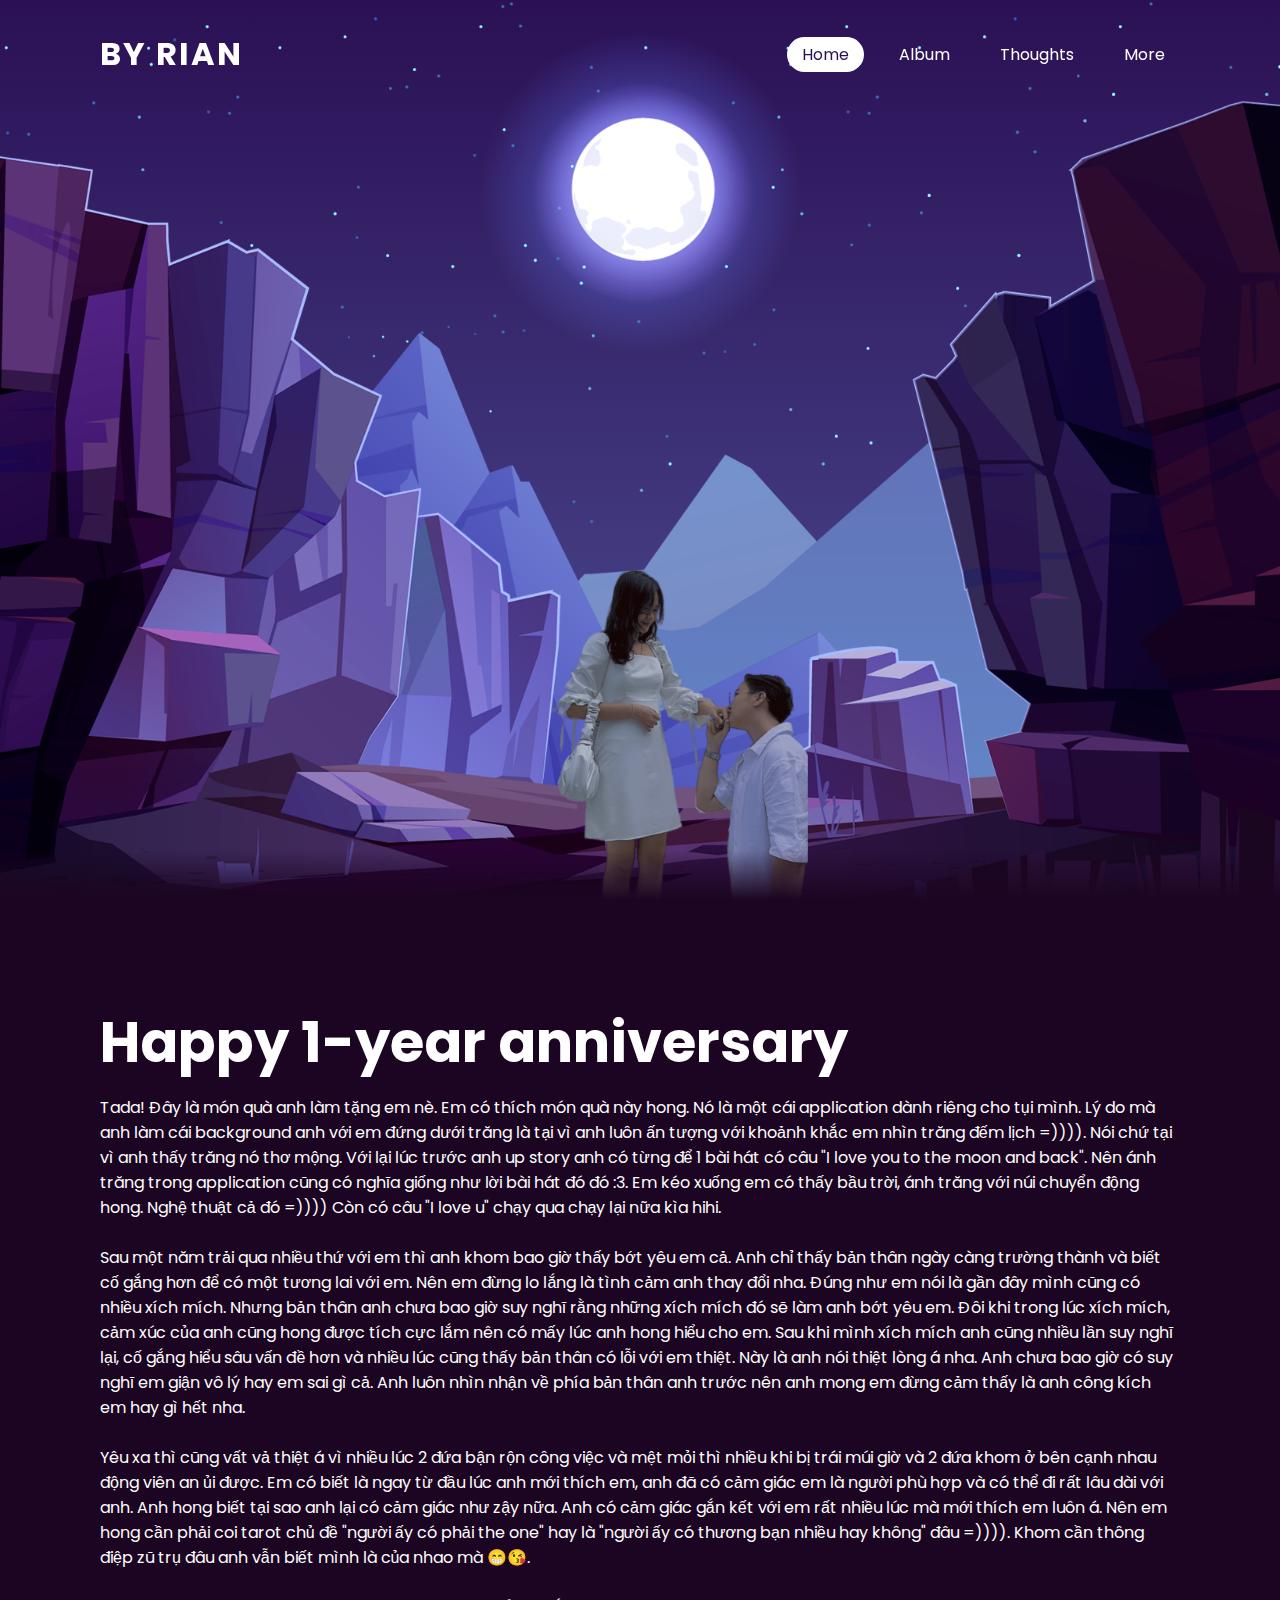
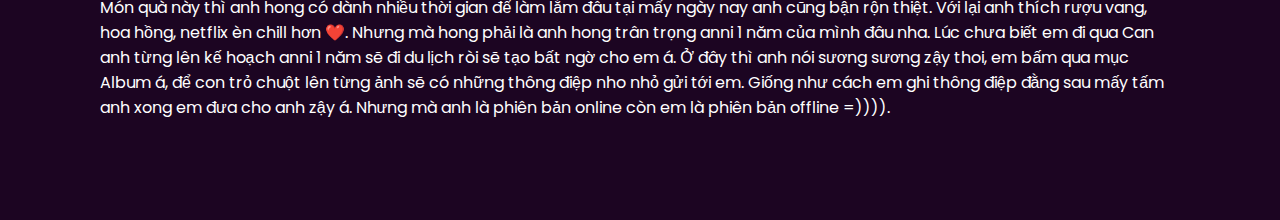
<file: index.html>
<!DOCTYPE html>
<html lang="en">
  <head>
    <meta charset="UTF-8" />
    <meta http-equiv="X-UA-Compatible" content="IE=edge" />
    <meta name="viewport" content="width=device-width, initial-scale=0.5" />
    <title>My Love | For BK</title>
    <link rel="stylesheet" type="text/css" href="style.css" />
  </head>
  <body>
    <header>
      <a href="#" class="logo">By Rian</a>
      <ul>
        <li><a href="index.html" class="active">Home</a></li>
        <li><a href="album.html">Album</a></li>
        <li><a href="message.html">Thoughts</a></li>
        <li><a href="more.html">More</a></li>
      </ul>
    </header>
    <section>
      <img src="img/stars.png" id="stars" />
      <img src="img/moon.png" id="moon" />
      <img src="img/mountains_behind.png" id="mountains_behind" />
      <h2 id="text">I love u ❤️</h2>
      <img src="img/mountains_front_2.png" id="mountains_front" />
    </section>
    <div class="sec">
      <h2>Happy 1-year anniversary</h2>
      <p>
        Tada! Đây là món quà anh làm tặng em nè. Em có thích món quà này hong.
        Nó là một cái application dành riêng cho tụi mình. Lý do mà anh làm cái
        background anh với em đứng dưới trăng là tại vì anh luôn ấn tượng với
        khoảnh khắc em nhìn trăng đếm lịch =)))). Nói chứ tại vì anh thấy trăng
        nó thơ mộng. Với lại lúc trước anh up story anh có từng để 1 bài hát có
        câu "I love you to the moon and back". Nên ánh trăng trong application
        cũng có nghĩa giống như lời bài hát đó đó :3. Em kéo xuống em có thấy
        bầu trời, ánh trăng với núi chuyển động hong. Nghệ thuật cả đó =)))) Còn
        có câu "I love u" chạy qua chạy lại nữa kìa hihi.
        <br /><br />Sau một năm trải qua nhiều thứ với em thì anh khom bao giờ
        thấy bớt yêu em cả. Anh chỉ thấy bản thân ngày càng trường thành và biết
        cố gắng hơn để có một tương lai với em. Nên em đừng lo lắng là tình cảm
        anh thay đổi nha. Đúng như em nói là gần đây mình cũng có nhiều xích
        mích. Nhưng bản thân anh chưa bao giờ suy nghĩ rằng những xích mích đó
        sẽ làm anh bớt yêu em. Đôi khi trong lúc xích mích, cảm xúc của anh cũng
        hong được tích cực lắm nên có mấy lúc anh hong hiểu cho em. Sau khi mình
        xích mích anh cũng nhiều lần suy nghĩ lại, cố gắng hiểu sâu vấn đề hơn
        và nhiều lúc cũng thấy bản thân có lỗi với em thiệt. Này là anh nói
        thiệt lòng á nha. Anh chưa bao giờ có suy nghĩ em giận vô lý hay em sai
        gì cả. Anh luôn nhìn nhận về phía bản thân anh trước nên anh mong em
        đừng cảm thấy là anh công kích em hay gì hết nha.<br /><br />Yêu xa thì
        cũng vất vả thiệt á vì nhiều lúc 2 đứa bận rộn công việc và mệt mỏi thì
        nhiều khi bị trái múi giờ và 2 đứa khom ở bên cạnh nhau động viên an ủi
        được. Em có biết là ngay từ đầu lúc anh mới thích em, anh đã có cảm giác
        em là người phù hợp và có thể đi rất lâu dài với anh. Anh hong biết tại
        sao anh lại có cảm giác như zậy nữa. Anh có cảm giác gắn kết với em rất
        nhiều lúc mà mới thích em luôn á. Nên em hong cần phải coi tarot chủ đề
        "người ấy có phải the one" hay là "người ấy có thương bạn nhiều hay
        không" đâu =)))). Khom cần thông điệp zũ trụ đâu anh vẫn biết mình là
        của nhao mà 😁😘.<br /><br />Món quà này thì anh hong có dành nhiều thời
        gian để làm lắm đâu tại mấy ngày nay anh cũng bận rộn thiệt. Với lại anh
        thích rượu vang, hoa hồng, netflix èn chill hơn ❤️. Nhưng mà hong phải
        là anh hong trân trọng anni 1 năm của mình đâu nha. Lúc chưa biết em đi
        qua Can anh từng lên kế hoạch anni 1 năm sẽ đi du lịch ròi sẽ tạo bất
        ngờ cho em á. Ở đây thì anh nói sương sương zậy thoi, em bấm qua mục
        Album á, để con trỏ chuột lên từng ảnh sẽ có những thông điệp nho nhỏ
        gửi tới em. Giống như cách em ghi thông điệp đằng sau mấy tấm anh xong
        em đưa cho anh zậy á. Nhưng mà anh là phiên bản online còn em là phiên
        bản offline =)))).
      </p>
    </div>

    <script>
      let stars = document.getElementById('stars');
      let moon = document.getElementById('moon');
      let mountains_behind = document.getElementById('mountains_behind');
      let mountains_front = document.getElementById('mountains_front');
      let text = document.getElementById('text');
      let header = document.querySelector('header');

      window.addEventListener('scroll', function () {
        let value = window.scrollY;
        stars.style.left = value * 0.25 + 'px';
        moon.style.top = value * 1.05 + 'px';
        mountains_behind.style.top = value * 0.5 + 'px';
        mountains_front.style.top = value * 0 + 'px';
        text.style.marginRight = value * 3 + 'px';
        text.style.marginTop = value * 1.5 + 'px';
        header.style.top = value * 0.5 + 'px';
      });
    </script>
  </body>
</html>
</file>
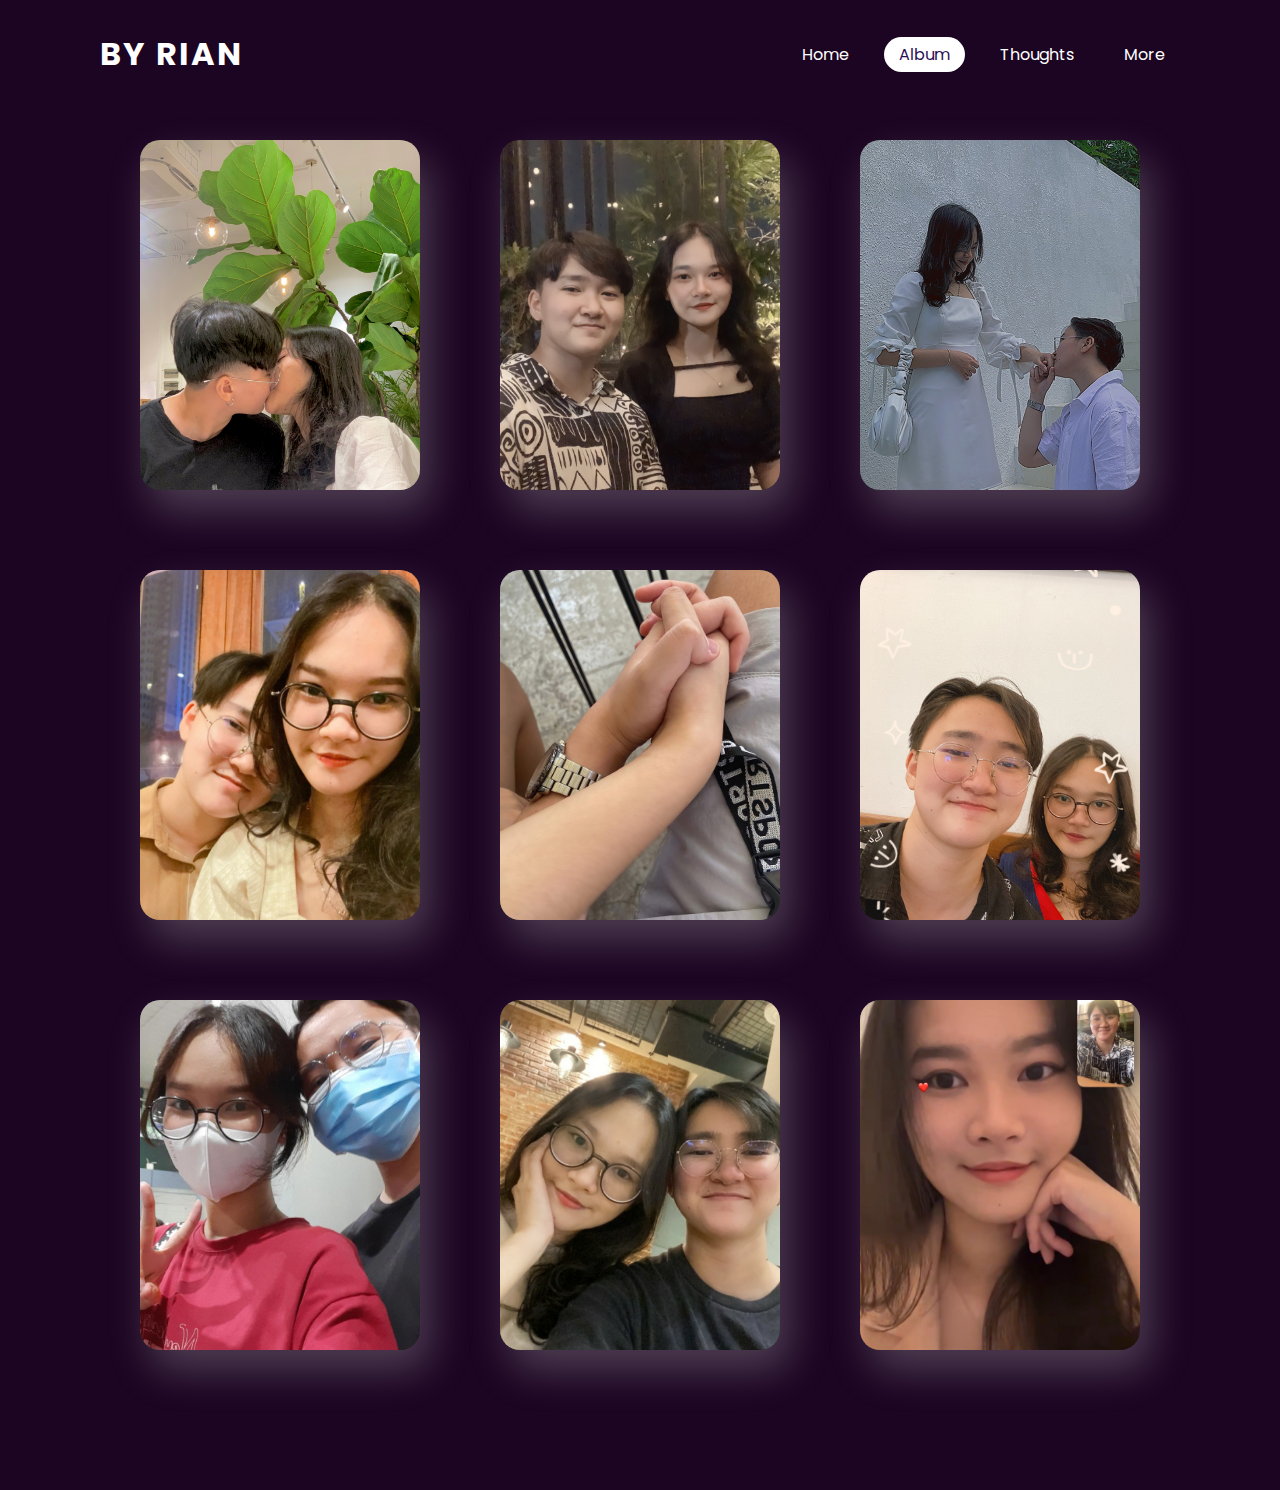
<file: album.html>
<!DOCTYPE html>
<html lang="en">
  <head>
    <meta charset="UTF-8" />
    <meta http-equiv="X-UA-Compatible" content="IE=edge" />
    <meta name="viewport" content="width=device-width, initial-scale=0.5" />
    <link
      rel="stylesheet"
      href="https://stackpath.bootstrapcdn.com/font-awesome/4.7.0/css/font-awesome.min.css"
      crossorigin="anonymous"
    />

    <link rel="stylesheet" type="text/css" href="style.css" />
    <title>My Love | Album</title>
  </head>
  <body>
    <header>
      <a href="#" class="logo">By Rian</a>
      <ul>
        <li><a href="index.html">Home</a></li>
        <li><a href="album.html" class="active">Album</a></li>
        <li><a href="message.html">Thoughts</a></li>
        <li><a href="more.html">More</a></li>
      </ul>
    </header>
    <div class="sec">
      <!--Open card container column-->
      <div class="card-container-column">
        <!--Open card container-->
        <div class="card-container">
          <!--1st card-->
          <div class="card">
            <div class="imgBox">
              <img src="img/iu3.jpg" alt="kissing" />
            </div>
            <div class="details">
              <div class="content">
                <h3>Mặn Nồng</h3>
                <p>
                  Anh chúc cho tụi mình qua nhiều anni nữa mình sẽ vẫn mặn nồng
                  với nhau giống như những ngày đầu tiên, mà mặn nồng hơn thì
                  càng tút.
                </p>
              </div>
            </div>
          </div>
          <!--2nd card-->
          <div class="card">
            <div class="imgBox">
              <img src="img/iu2.jpg" alt="kissing" />
            </div>
            <div class="details">
              <div class="content">
                <h3>Khao khát</h3>
                <p>
                  Anh chúc cho tụi mình dù trải qua nhiều thăng trầm hay cho dù
                  lâu lắm em mới về được thì mình vẫn luôn khao khát gặp mặt
                  nhau, vẫn luôn cảm thấy tim đập thình thịch khi nghĩ tới nhau.
                </p>
              </div>
            </div>
          </div>
          <!--3rd card-->
          <div class="card">
            <div class="imgBox">
              <img src="img/iu4.jpg" alt="kissing" />
            </div>
            <div class="details">
              <div class="content">
                <h3>Lãng Mạn</h3>
                <p>
                  Anh chúc cho tụi mình sẽ lãng mạn với nhau tới răng long đầu
                  silver luôn =)))) Cho dù mình 80 hay 90 tủi mình sẽ vẫn rải
                  cơm tró cho tất cả mọi người 😍
                </p>
              </div>
            </div>
          </div>
        </div>
        <!--Closing card container-->

        <!--Open card container-->
        <div class="card-container">
          <!--1st card-->
          <div class="card">
            <div class="imgBox">
              <img src="img/iu5.jpg" alt="kissing" />
            </div>
            <div class="details">
              <div class="content">
                <h3>Gắn Kết</h3>
                <p>
                  Anh chúc cho tụi mình ngày càng hiểu về tâm tư suy nghĩ của
                  nhau nhiều hơn để ngày càng ít xích mích lại mà thêm gắn kết
                  bền lâu 💕
                </p>
              </div>
            </div>
          </div>
          <!--2nd card-->
          <div class="card">
            <div class="imgBox">
              <img src="img/iu6.jpg" alt="kissing" />
            </div>
            <div class="details">
              <div class="content">
                <h3>Thông Cảm</h3>
                <p>
                  Anh chúc cho tụi mình dù công việc hằng ngày mệt mỏi đến đâu,
                  tiền bạc, gia đình hay những thứ khác làm mình nặng nề; mình
                  cũng sẽ luôn ghi nhớ rằng nửa kia của mình sẽ luôn thông cảm
                  cho mình; nên mình không được giấu nhau điều gì cả.
                </p>
              </div>
            </div>
          </div>
          <!--3rd card-->
          <div class="card">
            <div class="imgBox">
              <img src="img/iu7.jpg" alt="kissing" />
            </div>
            <div class="details">
              <div class="content">
                <h3>Dui Dẻ</h3>
                <p>
                  Anh chúc cho anh với em dù áp lực đầy đầu, làm việc đầu tắt
                  mặt tối nhưng mình sẽ luôn dui dẻ với nhau, đem lại bầu không
                  khí cợt nhã xả xì trét cho nhau.
                </p>
              </div>
            </div>
          </div>
        </div>
        <!--Closing card container-->

        <!--Open card container-->
        <div class="card-container">
          <!--1st card-->
          <div class="card">
            <div class="imgBox">
              <img src="img/iu8.jpg" alt="kissing" />
            </div>
            <div class="details">
              <div class="content">
                <h3>Yên Bình</h3>
                <p>
                  Anh chúc cho cả hai chúng ta giữ được cảm giác yên bình trong
                  mối quan hệ này. Để mình có thể lấy sự yên bình làm động lực
                  xây dựng một gia đình hạnh phúc hơn.
                </p>
              </div>
            </div>
          </div>
          <!--2nd card-->
          <div class="card">
            <div class="imgBox">
              <img src="img/iu9.jpg" alt="kissing" />
            </div>
            <div class="details">
              <div class="content">
                <h3>Tin Tưởng</h3>
                <p>
                  Anh chúc cho tụi mình luôn giữ vững được sự tin tưởng nhau như
                  hiện tại. Vật chất xa hoa đến đâu cũng không thể làm mình nghi
                  ngờ nhau hay thực dụng với nhau.
                </p>
              </div>
            </div>
          </div>
          <!--3rd card-->
          <div class="card">
            <div class="imgBox">
              <img src="img/iu10.jpg" alt="kissing" />
            </div>
            <div class="details">
              <div class="content">
                <h3>Thương Em</h3>
                <p>
                  Cuối cùng, anh thương em rất nhiều. Anh hi vọng em sẽ cảm thấy
                  hạnh phúc với món quà này và tấm lòng anh dành cho em. Anh
                  biết hôm nay là anni nhưng em có nhiều mệt mỏi. Nên anh mong
                  món quà này sẽ úm ba la hô biến hết tất cả mệt mỏi của em
                  trong ngày và giúp em tối nay có một giấc ngủ thật ngon 🥰💖
                </p>
              </div>
            </div>
          </div>
        </div>
        <!--Closing card container-->
      </div>
      <!--Closing card container column-->
    </div>
  </body>
</html>
</file>
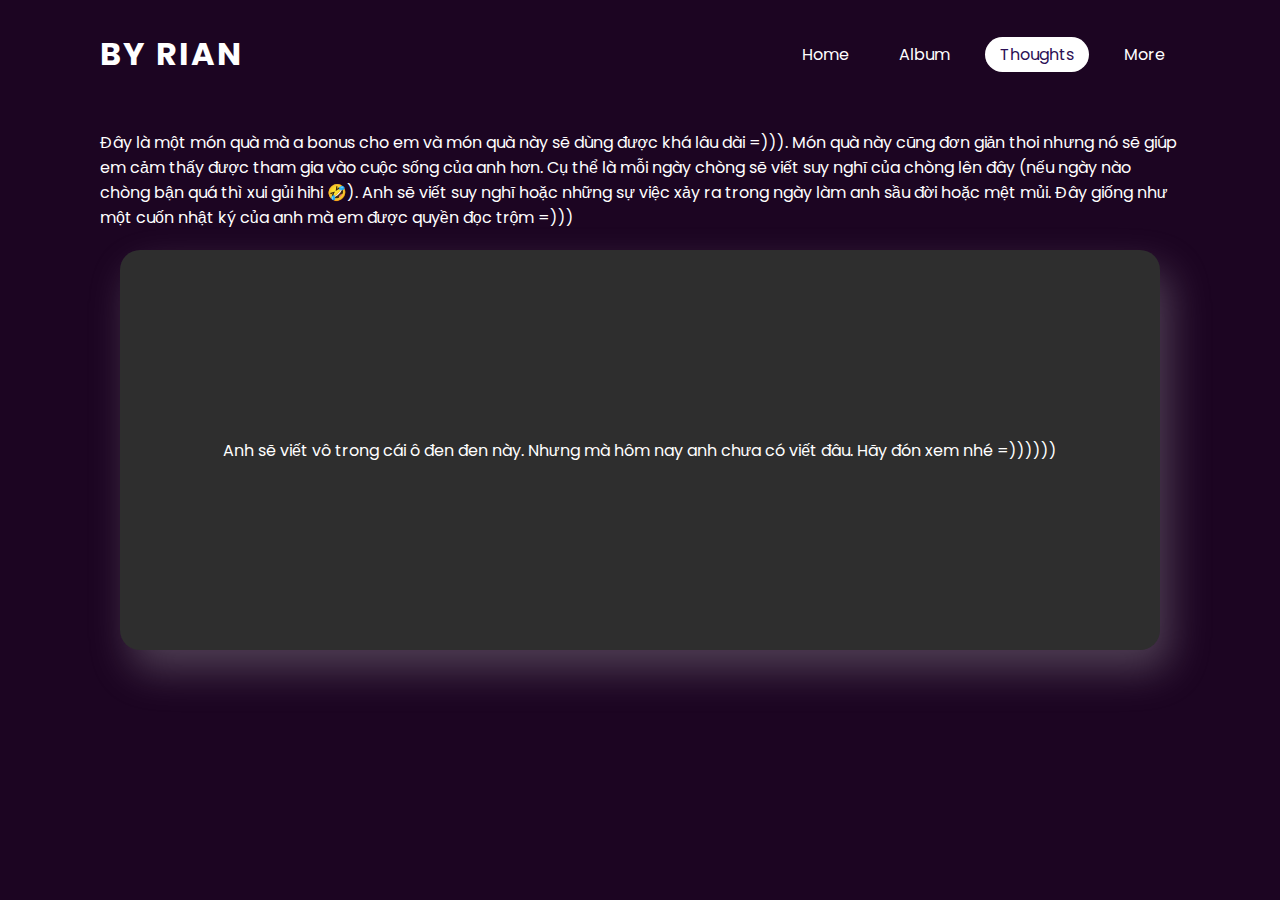
<file: message.html>
<!DOCTYPE html>
<html lang="en">
  <head>
    <meta charset="UTF-8" />
    <meta http-equiv="X-UA-Compatible" content="IE=edge" />
    <meta name="viewport" content="width=device-width, initial-scale=0.5" />
    <link rel="stylesheet" type="text/css" href="style.css" />
    <title>My Love | Thoughts</title>
  </head>
  <body>
    <header>
      <a href="#" class="logo">By Rian</a>
      <ul>
        <li><a href="index.html">Home</a></li>
        <li><a href="album.html">Album</a></li>
        <li><a href="message.html" class="active">Thoughts</a></li>
        <li><a href="more.html">More</a></li>
      </ul>
    </header>
    <div class="sec">
      <p style="margin-top: 30px">
        Đây là một món quà mà a bonus cho em và món quà này sẽ dùng được khá lâu
        dài =))). Món quà này cũng đơn giản thoi nhưng nó sẽ giúp em cảm thấy
        được tham gia vào cuộc sống của anh hơn. Cụ thể là mỗi ngày chòng sẽ
        viết suy nghĩ của chòng lên đây (nếu ngày nào chòng bận quá thì xui gủi
        hihi 🤣). Anh sẽ viết suy nghĩ hoặc những sự việc xảy ra trong ngày làm
        anh sầu đời hoặc mệt mủi. Đây giống như một cuốn nhật ký của anh mà em
        được quyền đọc trộm =)))
      </p>
      <div class="thoughts-container">
        <div class="thought">
          <p>
            Anh sẽ viết vô trong cái ô đen đen này. Nhưng mà hôm nay anh chưa có
            viết đâu. Hãy đón xem nhé =))))))
          </p>
        </div>
      </div>
    </div>
  </body>
</html>
</file>
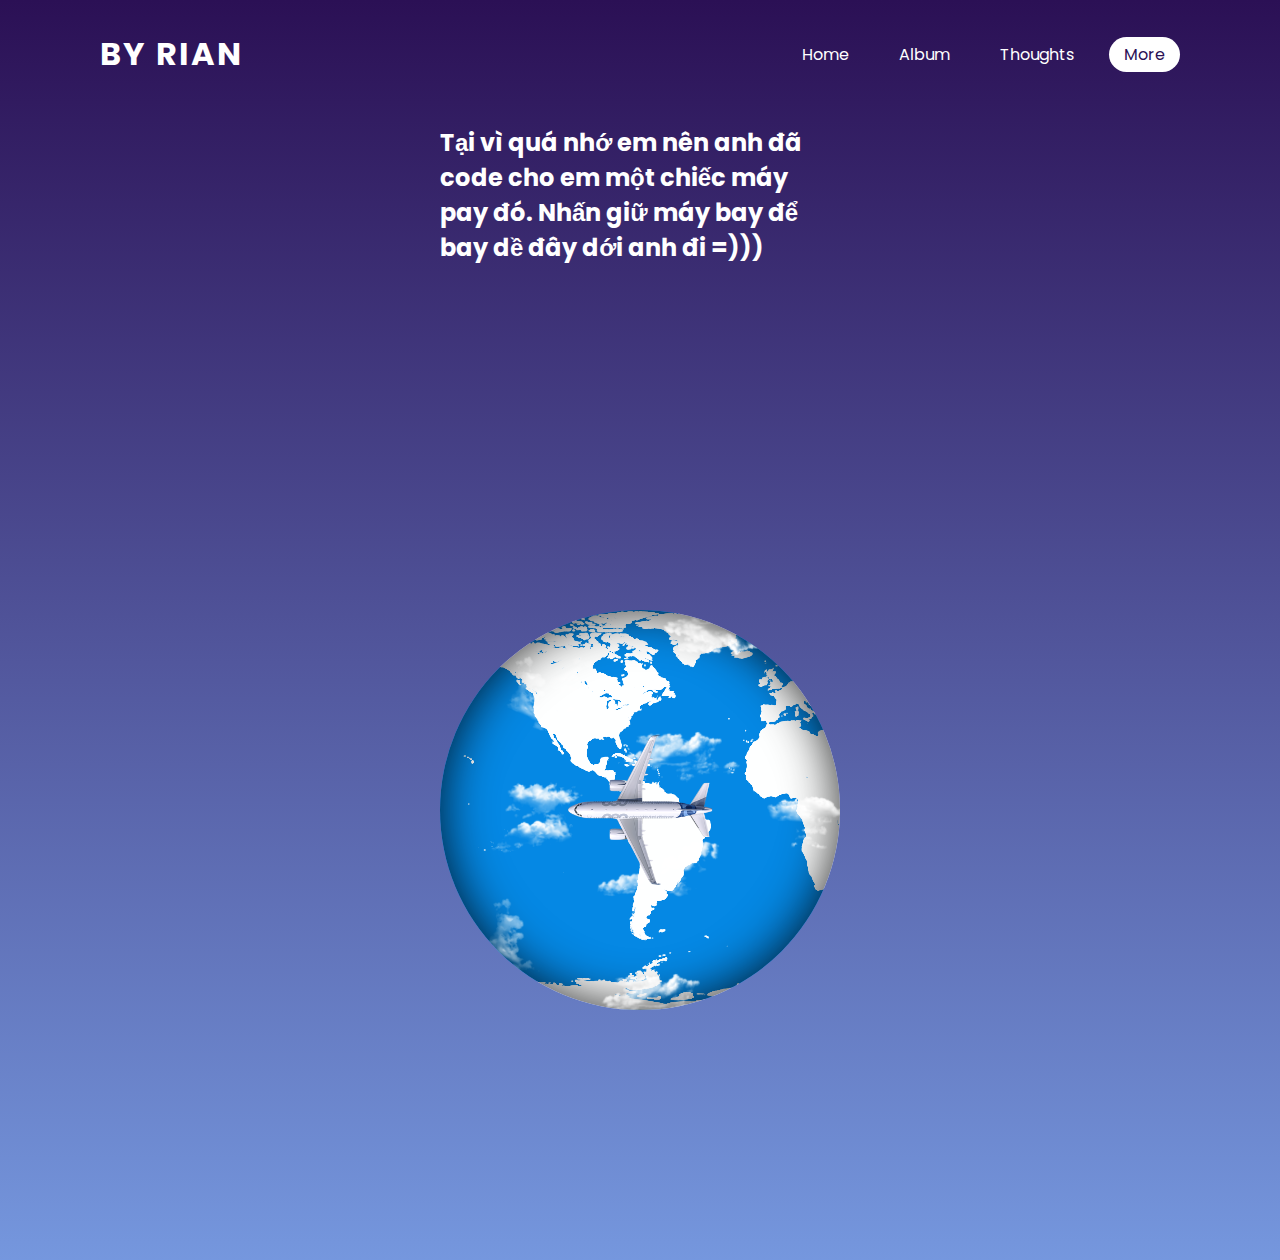
<file: more.html>
<!DOCTYPE html>
<html lang="en">
  <head>
    <meta charset="UTF-8" />
    <meta http-equiv="X-UA-Compatible" content="IE=edge" />
    <meta name="viewport" content="width=device-width, initial-scale=0.5" />
    <link rel="stylesheet" type="text/css" href="style.css" />
    <title>My Love | More</title>
  </head>
  <body>
    <header>
      <a href="#" class="logo">By Rian</a>
      <ul>
        <li><a href="index.html">Home</a></li>
        <li><a href="album.html">Album</a></li>
        <li><a href="message.html">Thoughts</a></li>
        <li><a href="more.html" class="active">More</a></li>
      </ul>
    </header>
    <div class="sec2">
      <h2 style="margin-top: 30px">
        Tại vì quá nhớ em nên anh đã code cho em một chiếc máy pay đó. Nhấn giữ
        máy bay để bay dề đây dới anh đi =)))
      </h2>
    </div>

    <div class="animated">
      <div class="earth">
        <img src="img/plane-top-view-png-4.png" alt="plane" />
      </div>
    </div>
  </body>
</html>
</file>
<file: style.css>
@import url('https://fonts.googleapis.com/css?family=Poppins:300,400,500,600,700,800,900&display=swap');
* {
  margin: 0;
  padding: 0;
  box-sizing: border-box;
  font-family: 'Poppins', sans-serif;
  scroll-behavior: smooth;
}
body {
  width: 100%;
  min-height: 100vh;
  overflow-x: hidden;
  background: linear-gradient(#2b1055, #7597de);
}
header {
  position: absolute;
  top: 0;
  left: 0;
  width: 100%;
  padding: 30px 100px;
  display: flex;
  justify-content: space-between;
  align-items: center;
  z-index: 10000;
}
header .logo {
  color: #fff;
  font-weight: 700;
  text-decoration: none;
  font-size: 2em;
  text-transform: uppercase;
  letter-spacing: 2px;
}
header ul {
  display: flex;
  justify-content: center;
  align-items: center;
}
header ul li {
  list-style: none;
  margin-left: 20px;
}
header ul li a {
  text-decoration: none;
  padding: 6px 15px;
  color: #fff;
  border-radius: 20px;
}
header ul li a:hover,
header ul li a.active {
  background: #fff;
  color: #2b1055;
}
section {
  position: relative;
  width: 100%;
  height: 100vh;
  padding: 100px;
  display: flex;
  justify-content: center;
  align-items: center;
  overflow: hidden;
}
section::before {
  content: '';
  position: absolute;
  bottom: 0;
  width: 100%;
  height: 50px;
  background: linear-gradient(to top, #1c0522, transparent);
  z-index: 1000;
}
section img {
  position: absolute;
  top: 0;
  left: 0;
  width: 100%;
  height: 100%;
  object-fit: cover;
  pointer-events: none; /*review*/
}
section img#moon {
  mix-blend-mode: screen; /*review*/
}
section img#mountains_front {
  z-index: 10;
}
#text {
  position: absolute;
  right: -350px;
  color: #fff;
  white-space: nowrap; /*review*/
  font-size: 7.5vw;
  z-index: 9;
}
.sec {
  position: relative;
  padding: 100px;
  background: #1c0522;
  min-height: 100vh;
}
.sec h2 {
  font-size: 3.5em;
  margin-bottom: 10px;
  color: #fff;
}
.sec p,
.sec2 p {
  font-size: 1em;
  color: #fff;
}
.sec2 {
  margin: 80px;
  padding: 100px;
  display: flex;
  justify-content: center;
  align-items: center;
  max-height: 200px;
}
.sec2 h2 {
  color: #fff;
  width: 400px;
}
/*==================Album==================*/
.card-container-column {
  display: flex;
  justify-content: center;
  flex-direction: column;
}
.card-container {
  margin: 20px;
  display: flex;
  justify-content: space-between;
  padding: 20px;
}
.card {
  position: relative;
  width: 280px;
  height: 350px;
  background: #2e2e2e;
  transform-style: preserve-3d; /*review*/
  transform: perspective(1000px); /*review*/
  box-shadow: 10px 20px 40px rgba(230, 230, 230, 0.25);
  border-radius: 20px;
  transition: 1s;
}
.card:hover {
  transform: translateX(30%);
}
.card .imgBox {
  position: relative;
  width: 100%;
  height: 100%;
  z-index: 1;
  transform-origin: left; /*review*/
  transform-style: preserve-3d;
  background: #2e2e2e;
  transition: 1s;
  border-radius: 20px;
}
.card:hover .imgBox {
  transform: rotateY(-180deg); /*review*/
}
.card .imgBox img {
  position: absolute;
  top: 0;
  left: 0;
  width: 100%;
  height: 100%;
  object-fit: cover;
  border-radius: 20px;
  transform-style: preserve-3d;
}
.card .details {
  position: absolute;
  top: 0;
  left: 0;
  max-width: 280px;
  height: 100%;
  font-size: 12px;
  padding: 15px;
  display: flex;
  justify-content: center;
  align-items: center;
}
.card .details .content p {
  transition: 0.2s;
}
.card .details .content h3 {
  text-transform: uppercase;
  color: #fff;
  font-size: 17px;
  text-align: center;
  line-height: 2em;
}

/*==================Thoughts==================*/
.thoughts-container {
  margin: 20px;
  display: flex;
  justify-content: center;
  flex-direction: column;
}
.thought {
  display: flex;
  justify-content: center;
  align-items: center;
  background: #2e2e2e;
  box-shadow: 10px 20px 40px rgba(230, 230, 230, 0.25);
  border-radius: 20px;
  width: 100%;
  min-height: 400px;
  padding: 15px;
}

/*==================Thoughts==================*/
.animated {
  display: flex;
  justify-content: center;
  align-items: center;
  min-height: 100vh;
  overflow: hidden;
}
.animated .earth {
  position: relative;
  width: 400px;
  height: 400px;
  background: #0588e4 url('img/earth.png');
  background-size: cover;
  border-radius: 50%;
  box-shadow: inset 0 0 50px rgba(0, 0, 0, 0.85);
  display: flex;
  justify-content: center;
  align-items: center;
  transition: 0.5s;
  animation: animate 12s linear infinite;
}
.animated .earth:active {
  transform: scale(5);
}
.animated .earth::before {
  content: '';
  position: absolute;
  width: 100%;
  height: 100%;
  background: url('img/cloud.png');
  background-size: cover;
  animation: animate 18s linear infinite;
  border-radius: 50%;
  overflow: hidden;
  z-index: 1;
}
.animated .earth img {
  transform: rotate(-0.25turn);
  width: 150px;
  position: absolute;
  z-index: 2;
  transition: 0.5s;
  pointer-events: none;
}
.animated .earth:active img {
  transform: rotate(-0.25turn) scale(0.2);
}
@keyframes animate {
  0% {
    background-position: 0 0;
  }
  100% {
    background-position: 719px 0;
  }
}
::-webkit-scrollbar {
  width: 7px;
}

::-webkit-scrollbar-thumb {
  background: #bbbcde;
}

::-webkit-scrollbar-thumb:hover {
  background: #1c0522;
}
</file>
